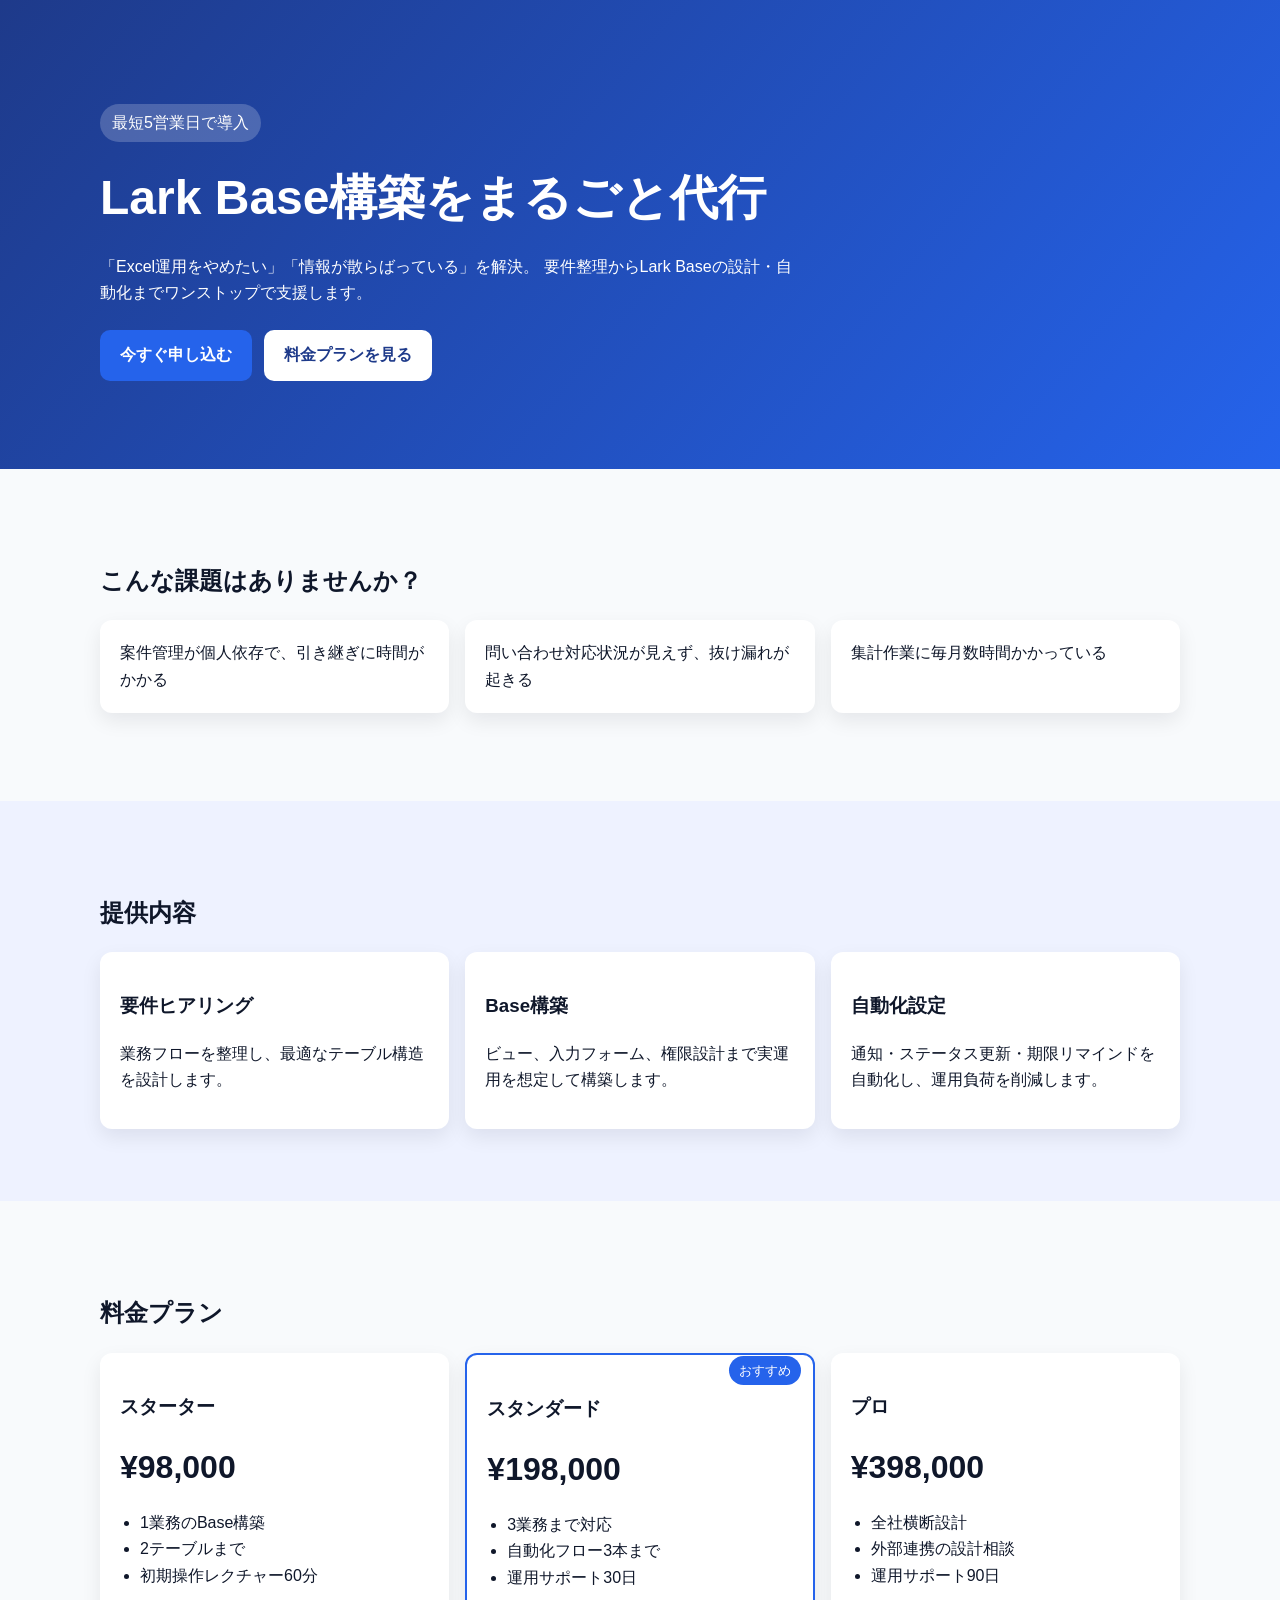
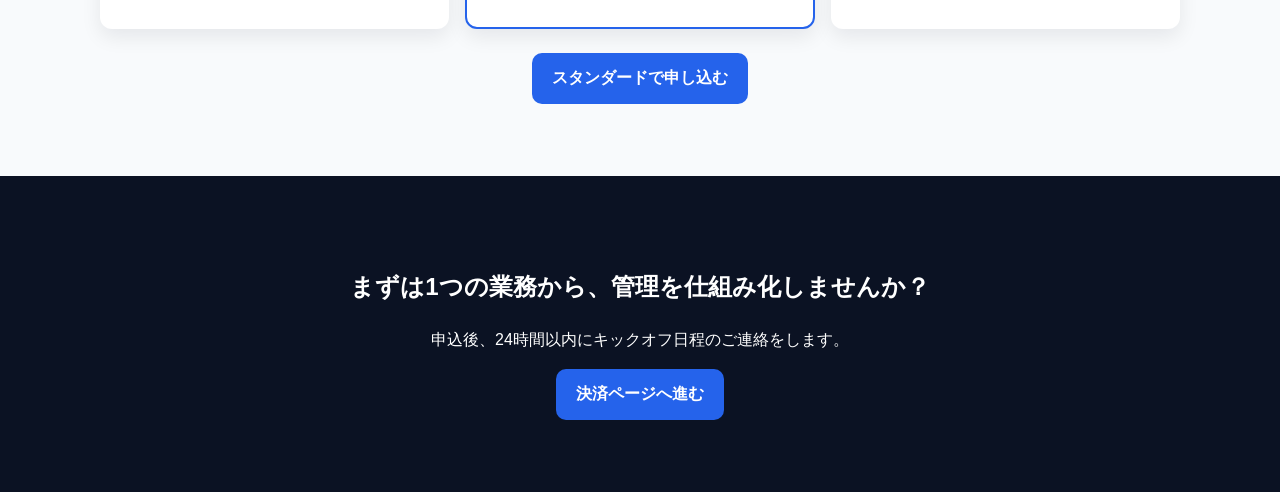
<file: index.html>
<!DOCTYPE html>
<html lang="ja">
<head>
  <meta charset="UTF-8" />
  <meta name="viewport" content="width=device-width, initial-scale=1.0" />
  <title>Lark Base構築サービス | 業務をすぐにデータベース化</title>
  <link rel="stylesheet" href="styles.css" />
</head>
<body>
  <header class="hero">
    <div class="container">
      <p class="badge">最短5営業日で導入</p>
      <h1>Lark Base構築をまるごと代行</h1>
      <p class="lead">
        「Excel運用をやめたい」「情報が散らばっている」を解決。
        要件整理からLark Baseの設計・自動化までワンストップで支援します。
      </p>
      <div class="cta-group">
        <a class="btn btn-primary" href="checkout.html">今すぐ申し込む</a>
        <a class="btn btn-secondary" href="#plans">料金プランを見る</a>
      </div>
    </div>
  </header>

  <main>
    <section class="section" id="problems">
      <div class="container">
        <h2>こんな課題はありませんか？</h2>
        <ul class="grid cards">
          <li class="card">案件管理が個人依存で、引き継ぎに時間がかかる</li>
          <li class="card">問い合わせ対応状況が見えず、抜け漏れが起きる</li>
          <li class="card">集計作業に毎月数時間かかっている</li>
        </ul>
      </div>
    </section>

    <section class="section bg-light" id="solution">
      <div class="container">
        <h2>提供内容</h2>
        <div class="grid features">
          <article class="feature">
            <h3>要件ヒアリング</h3>
            <p>業務フローを整理し、最適なテーブル構造を設計します。</p>
          </article>
          <article class="feature">
            <h3>Base構築</h3>
            <p>ビュー、入力フォーム、権限設計まで実運用を想定して構築します。</p>
          </article>
          <article class="feature">
            <h3>自動化設定</h3>
            <p>通知・ステータス更新・期限リマインドを自動化し、運用負荷を削減します。</p>
          </article>
        </div>
      </div>
    </section>

    <section class="section" id="plans">
      <div class="container">
        <h2>料金プラン</h2>
        <div class="grid pricing">
          <article class="plan">
            <h3>スターター</h3>
            <p class="price">¥98,000</p>
            <ul>
              <li>1業務のBase構築</li>
              <li>2テーブルまで</li>
              <li>初期操作レクチャー60分</li>
            </ul>
          </article>
          <article class="plan popular">
            <p class="popular-label">おすすめ</p>
            <h3>スタンダード</h3>
            <p class="price">¥198,000</p>
            <ul>
              <li>3業務まで対応</li>
              <li>自動化フロー3本まで</li>
              <li>運用サポート30日</li>
            </ul>
          </article>
          <article class="plan">
            <h3>プロ</h3>
            <p class="price">¥398,000</p>
            <ul>
              <li>全社横断設計</li>
              <li>外部連携の設計相談</li>
              <li>運用サポート90日</li>
            </ul>
          </article>
        </div>
        <div class="center">
          <a class="btn btn-primary" href="checkout.html">スタンダードで申し込む</a>
        </div>
      </div>
    </section>

    <section class="section bg-dark" id="final-cta">
      <div class="container narrow">
        <h2>まずは1つの業務から、管理を仕組み化しませんか？</h2>
        <p>申込後、24時間以内にキックオフ日程のご連絡をします。</p>
        <a class="btn btn-primary" href="checkout.html">決済ページへ進む</a>
      </div>
    </section>
  </main>
</body>
</html>
</file>
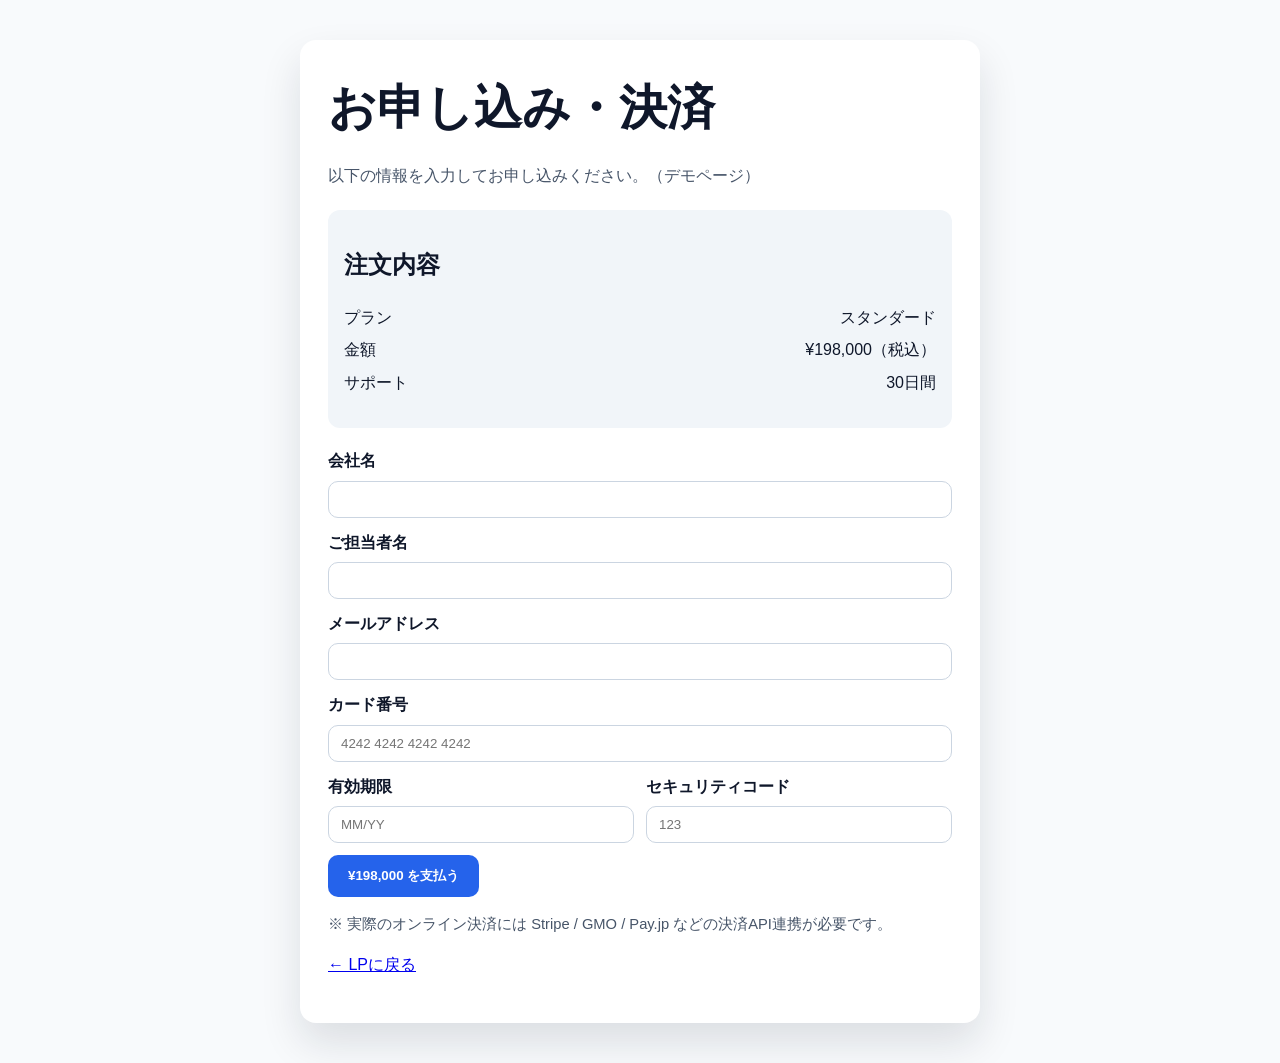
<file: checkout.html>
<!DOCTYPE html>
<html lang="ja">
<head>
  <meta charset="UTF-8" />
  <meta name="viewport" content="width=device-width, initial-scale=1.0" />
  <title>お申し込み | Lark Base構築サービス</title>
  <link rel="stylesheet" href="styles.css" />
</head>
<body>
  <main class="checkout-page">
    <section class="checkout-card">
      <h1>お申し込み・決済</h1>
      <p class="muted">以下の情報を入力してお申し込みください。（デモページ）</p>

      <div class="order-summary">
        <h2>注文内容</h2>
        <dl>
          <div><dt>プラン</dt><dd>スタンダード</dd></div>
          <div><dt>金額</dt><dd>¥198,000（税込）</dd></div>
          <div><dt>サポート</dt><dd>30日間</dd></div>
        </dl>
      </div>

      <form class="payment-form" onsubmit="event.preventDefault(); alert('お申し込みありがとうございます。担当者よりご連絡いたします。');">
        <label>会社名
          <input type="text" name="company" required>
        </label>
        <label>ご担当者名
          <input type="text" name="name" required>
        </label>
        <label>メールアドレス
          <input type="email" name="email" required>
        </label>
        <label>カード番号
          <input type="text" name="card" inputmode="numeric" placeholder="4242 4242 4242 4242" required>
        </label>
        <div class="grid two-col">
          <label>有効期限
            <input type="text" name="exp" placeholder="MM/YY" required>
          </label>
          <label>セキュリティコード
            <input type="text" name="cvc" inputmode="numeric" placeholder="123" required>
          </label>
        </div>
        <button class="btn btn-primary" type="submit">¥198,000 を支払う</button>
      </form>

      <p class="note">※ 実際のオンライン決済には Stripe / GMO / Pay.jp などの決済API連携が必要です。</p>
      <p><a href="index.html">← LPに戻る</a></p>
    </section>
  </main>
</body>
</html>
</file>
<file: styles.css>
:root {
  --bg: #f8fafc;
  --text: #0f172a;
  --primary: #2563eb;
  --primary-dark: #1d4ed8;
  --card: #ffffff;
}

* { box-sizing: border-box; }
body {
  margin: 0;
  font-family: "Hiragino Kaku Gothic ProN", "Yu Gothic", sans-serif;
  color: var(--text);
  background: var(--bg);
  line-height: 1.65;
}

.container { width: min(1080px, 92%); margin: 0 auto; }
.narrow { width: min(760px, 92%); }

.hero {
  background: linear-gradient(130deg, #1e3a8a, #2563eb);
  color: #fff;
  padding: 88px 0;
}
.badge {
  display: inline-block;
  background: rgba(255,255,255,.2);
  padding: 6px 12px;
  border-radius: 999px;
  margin-bottom: 16px;
}
h1 { font-size: clamp(2rem, 4vw, 3rem); margin: 0 0 16px; }
.lead { max-width: 700px; margin-bottom: 24px; }

.btn {
  display: inline-block;
  text-decoration: none;
  padding: 12px 20px;
  border-radius: 10px;
  font-weight: 700;
  border: none;
  cursor: pointer;
}
.btn-primary { background: var(--primary); color: #fff; }
.btn-primary:hover { background: var(--primary-dark); }
.btn-secondary { background: #fff; color: #1e3a8a; }
.cta-group { display: flex; gap: 12px; flex-wrap: wrap; }

.section { padding: 72px 0; }
.bg-light { background: #eef2ff; }
.bg-dark { background: #0b1223; color: #fff; text-align: center; }

.grid { display: grid; gap: 16px; }
.cards { grid-template-columns: repeat(auto-fit, minmax(240px, 1fr)); padding: 0; list-style: none; }
.card, .feature, .plan {
  background: var(--card);
  border-radius: 12px;
  padding: 20px;
  box-shadow: 0 8px 20px rgba(2, 6, 23, .08);
}
.features { grid-template-columns: repeat(auto-fit, minmax(220px, 1fr)); }
.pricing { grid-template-columns: repeat(auto-fit, minmax(230px, 1fr)); }
.plan ul { padding-left: 20px; }
.price { font-size: 2rem; margin: 8px 0; font-weight: bold; }
.popular { border: 2px solid #2563eb; position: relative; }
.popular-label {
  position: absolute;
  top: -12px;
  right: 12px;
  background: #2563eb;
  color: #fff;
  border-radius: 999px;
  padding: 4px 10px;
  font-size: .8rem;
}
.center { text-align: center; margin-top: 24px; }

.checkout-page {
  min-height: 100vh;
  display: grid;
  place-items: center;
  padding: 40px 16px;
}
.checkout-card {
  width: min(680px, 100%);
  background: #fff;
  border-radius: 16px;
  padding: 28px;
  box-shadow: 0 20px 40px rgba(15, 23, 42, .12);
}
.order-summary {
  background: #f1f5f9;
  border-radius: 12px;
  padding: 16px;
  margin: 20px 0;
}
.order-summary div { display: flex; justify-content: space-between; margin: 6px 0; }
.payment-form label { display: block; font-weight: 700; margin-bottom: 12px; }
.payment-form input {
  width: 100%;
  margin-top: 6px;
  padding: 10px 12px;
  border-radius: 10px;
  border: 1px solid #cbd5e1;
}
.two-col { grid-template-columns: 1fr 1fr; gap: 12px; }
.muted { color: #475569; }
.note { color: #475569; font-size: .92rem; }

@media (max-width: 640px) {
  .section { padding: 56px 0; }
  .two-col { grid-template-columns: 1fr; }
}
</file>
